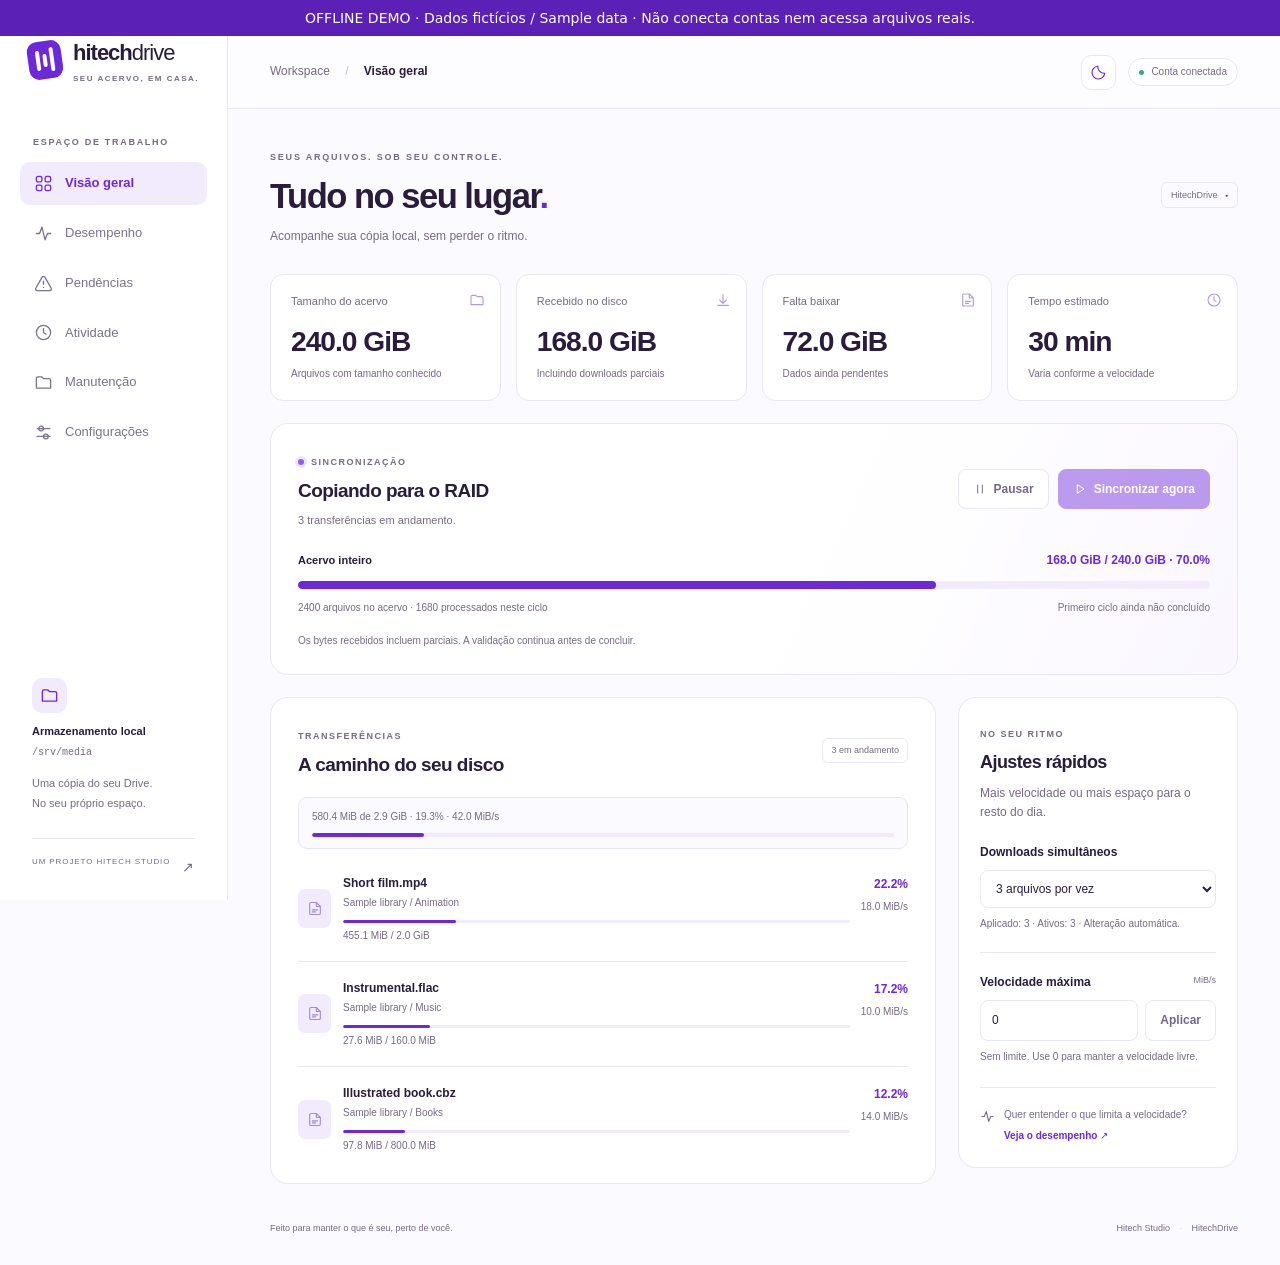
<file: docs/demo.html>
<!doctype html>
<html lang="pt-BR">
<head>
  <meta charset="utf-8">
  <meta name="viewport" content="width=device-width, initial-scale=1">
  <meta name="theme-color" content="#FBFAFF">
  <title>HitechDrive · offline demo</title>
  <script>'use strict';
(() => {
  const storageKey = 'hitechdrive-theme';
  const preference = window.matchMedia('(prefers-color-scheme: dark)');
  let stored = null;
  try { stored = window.localStorage.getItem(storageKey); } catch {}
  let explicit = stored === 'light' || stored === 'dark';
  function apply(theme) {
    document.documentElement.dataset.theme = theme;
    const button = document.getElementById('theme-toggle');
    if (button) {
      const dark = theme === 'dark';
      const label = dark ? 'Ativar tema claro' : 'Ativar tema escuro';
      button.setAttribute('aria-pressed', String(dark));
      button.setAttribute('aria-label', label);
      button.title = label;
    }
    window.dispatchEvent(new CustomEvent('hitech:theme', {detail: theme}));
  }
  apply(explicit ? stored : preference.matches ? 'dark' : 'light');
  document.addEventListener('DOMContentLoaded', () => {
    apply(document.documentElement.dataset.theme);
    document.getElementById('theme-toggle').addEventListener('click', () => {
      const theme = document.documentElement.dataset.theme === 'dark' ? 'light' : 'dark';
      explicit = true;
      try { window.localStorage.setItem(storageKey, theme); } catch {}
      apply(theme);
    });
  });
  preference.addEventListener('change', event => { if (!explicit) apply(event.matches ? 'dark' : 'light'); });
  window.addEventListener('storage', event => {
    if (event.key !== storageKey) return;
    explicit = event.newValue === 'light' || event.newValue === 'dark';
    apply(explicit ? event.newValue : preference.matches ? 'dark' : 'light');
  });
})();
</script>
  <style>:root {
  color-scheme: light;
  --bg: #FBFAFF;
  --card: #FFFFFF;
  --soft: #F1EBFC;
  --line: #E9E7EF;
  --purple-line: #CDBAFA;
  --text: #291D3B;
  --muted: #766A83;
  --accent: #6D28D9;
  --hover: #5B21B6;
  --radius: 18px;
}
* { box-sizing: border-box; }
[hidden] { display: none !important; }
body { margin: 0; background: var(--bg); color: var(--text); font: 14px/1.6 -apple-system, BlinkMacSystemFont, 'Segoe UI', sans-serif; -webkit-font-smoothing: antialiased; }
button, input, select { font: inherit; }
a { color: var(--accent); text-decoration: none; }
a:hover { color: var(--hover); }
.icon-definitions { position: absolute; width: 0; height: 0; overflow: hidden; }
.icon { width: 19px; height: 19px; flex: 0 0 auto; fill: none; stroke: currentColor; stroke-width: 1.65; stroke-linecap: round; stroke-linejoin: round; }
.skip-link { position: fixed; left: 20px; top: -80px; z-index: 100; background: var(--accent); color: white; padding: 12px; border-radius: 8px; }
.skip-link:focus { top: 10px; }
.app-shell { display: flex; min-height: 100vh; }
.sidebar { position: fixed; width: 228px; inset: 0 auto 0 0; background: var(--card); border-right: 1px solid var(--line); display: flex; flex-direction: column; padding: 35px 20px 22px; z-index: 5; }
.brand { display: flex; align-items: center; gap: 11px; padding: 0 8px; color: var(--text); font-size: 22px; font-weight: 750; letter-spacing: -1px; }
.brand-light { font-weight: 430; }
.brand small { display: block; font-size: 8px; letter-spacing: 1.5px; font-weight: 650; color: var(--muted); margin-top: 2px; }
.brand-mark { display: flex; align-items: center; justify-content: center; gap: 3px; width: 34px; height: 38px; background: var(--accent); border-radius: 10px; transform: rotate(-8deg); }
.brand-mark i { width: 4px; background: white; border-radius: 3px; height: 20px; }
.brand-mark i:nth-child(2) { height: 13px; }
.brand-mark i:nth-child(3) { height: 24px; }
.nav-caption { font-size: 9px; letter-spacing: 1.7px; font-weight: 650; color: var(--muted); margin: 49px 13px 13px; }
nav { display: grid; gap: 7px; }
.nav-link { display: flex; align-items: center; gap: 12px; padding: 11px 14px; border-radius: 10px; color: #7B728B; font-weight: 520; font-size: 13px; transition: background .15s, color .15s; }
.nav-link:hover { background: var(--bg); }
.nav-link.active { background: var(--soft); color: var(--accent); font-weight: 650; }
.nav-count { margin-left: auto; min-width: 21px; border-radius: 6px; background: #FCEBEF; color: #A52D49; padding: 0 5px; font-size: 11px; text-align: center; }
.sidebar-bottom { margin-top: auto; padding: 45px 12px 0; }
.storage-icon { display: inline-flex; padding: 8px; border-radius: 10px; background: var(--soft); color: var(--accent); margin-bottom: 10px; }
.sidebar-bottom strong, .sidebar-bottom>span { display: block; font-size: 11px; }
.sidebar-bottom>span { color: var(--muted); font: 10px/1.8 ui-monospace, monospace; margin-top: 3px; }
.sidebar-bottom p { font-size: 11px; color: var(--muted); line-height: 1.8; margin: 12px 0 24px; }
.sidebar-signature { border-top: 1px solid var(--line); padding-top: 17px; font-size: 8px; letter-spacing: .9px; color: var(--muted); }
.sidebar-signature span { float: right; font-size: 14px; }
.workspace { margin-left: 228px; width: calc(100% - 228px); min-width: 0; }
.topbar { height: 73px; border-bottom: 1px solid var(--line); display: flex; align-items: center; justify-content: space-between; padding: 0 42px; background: #FFFFFFA8; color: var(--muted); font-size: 12px; gap: 12px; }
.topbar strong { color: var(--text); font-weight: 550; }
.breadcrumb-slash { margin: 0 12px; color: #C8C1D3; }
.connection-badge { display: inline-flex; align-items: center; gap: 7px; padding: 5px 10px; border: 1px solid var(--line); border-radius: 20px; font-size: 10px; white-space: nowrap; color: var(--muted); background: white; }
.connection-badge::before { content: ''; width: 5px; height: 5px; border-radius: 50%; background: #B1A8BE; }
.connection-badge[data-connected=true]::before { background: #36A981; }
.connection-badge[data-offline=true]::before { background: #DA8A49; }
main { max-width: 1560px; margin: 0 auto; padding: 35px 42px 22px; }
.page-heading { display: flex; justify-content: space-between; align-items: center; gap: 20px; margin-bottom: 28px; }
.eyebrow { font-size: 9px; font-weight: 650; letter-spacing: 1.8px; color: var(--muted); }
h1 { font-size: clamp(28px, 2.7vw, 38px); line-height: 1.25; font-weight: 650; letter-spacing: -1.5px; margin: 9px 0 8px; }
h1 span { color: var(--accent); }
.page-heading p { margin: 0; font-size: 12px; color: var(--muted); }
.product-tag { color: var(--muted); border: 1px solid var(--line); border-radius: 6px; font-size: 9px; padding: 5px 9px; }
.product-tag span { font-size: 5px; vertical-align: middle; color: var(--accent); margin-left: 5px; }
.library-stats { display: grid; grid-template-columns: repeat(4,minmax(0,1fr)); gap: 15px; margin-bottom: 22px; }
.stat-card { position: relative; padding: 18px 20px; border: 1px solid var(--line); background: var(--card); border-radius: 13px; min-width: 0; }
.stat-card>span:not(.stat-icon) { display: block; font-size: 11px; color: var(--muted); }
.stat-card strong { display: block; margin: 12px 0 3px; font-size: clamp(23px,2.2vw,32px); font-weight: 600; letter-spacing: -1px; font-variant-numeric: tabular-nums; line-height: 1.4; overflow-wrap: anywhere; }
.stat-card small { color: var(--muted); font-size: 9px; }
.stat-icon { position: absolute; top: 17px; right: 15px; color: #B29BDB; }
.stat-icon .icon { width: 16px; height: 16px; }
.card { border: 1px solid var(--line); border-radius: var(--radius); background: var(--card); padding: 25px 27px; margin-bottom: 22px; min-width: 0; }
.card-heading { display: flex; align-items: center; justify-content: space-between; gap: 20px; margin-bottom: 22px; }
.section-kicker { display: inline-flex; align-items: center; gap: 7px; color: var(--muted); font-size: 9px; font-weight: 650; letter-spacing: 1.5px; }
h2 { font-size: 19px; font-weight: 600; letter-spacing: -.55px; margin: 7px 0 0; line-height: 1.4; }
p { color: var(--muted); }
.card-heading p { margin: 7px 0 0; font-size: 11px; }
.status-dot { width: 6px; height: 6px; background: #A594BA; border-radius: 50%; }
.status-dot[data-running=true] { background: #8B5CF6; box-shadow: 0 0 0 3px #EDE4FC; }
.sync-card { background: linear-gradient(115deg,#FFFFFF 55%,#FAF7FF); }
.controls, .actions { display: flex; align-items: center; gap: 9px; flex-wrap: wrap; }
.button { display: inline-flex; align-items: center; justify-content: center; gap: 7px; border: 1px solid var(--accent); background: var(--accent); color: white; border-radius: 8px; min-height: 38px; padding: 9px 14px; font-size: 11px; font-weight: 600; cursor: pointer; line-height: 1.5; transition: background .15s, border-color .15s; white-space: nowrap; }
.button .icon { width: 14px; height: 14px; }
.button:hover { background: var(--hover); border-color: var(--hover); color: white; }
.button.secondary { background: var(--card); border-color: var(--line); color: #77678D; }
.button.secondary:hover { background: var(--soft); color: var(--hover); border-color: var(--purple-line); }
button:disabled { opacity: .45; cursor: not-allowed; }
.progress-heading { display: flex; justify-content: space-between; align-items: center; gap: 12px; flex-wrap: wrap; margin: 0 0 10px; font-size: 11px; }
.progress-heading strong { font-weight: 550; }
.progress-heading span { color: var(--accent); font-size: 12px; font-weight: 550; font-variant-numeric: tabular-nums; }
progress { display: block; appearance: none; width: 100%; border: 0; border-radius: 5px; height: 6px; background: var(--soft); overflow: hidden; color: var(--accent); }
progress::-webkit-progress-bar { background: var(--soft); border-radius: 5px; }
progress::-webkit-progress-value { background: var(--accent); border-radius: 5px; }
progress::-moz-progress-bar { background: var(--accent); border-radius: 5px; }
.global-progress progress { height: 8px; }
.metrics { display: flex; justify-content: space-between; flex-wrap: wrap; gap: 8px; color: var(--muted); font-size: 10px; margin-top: 11px; }
.fine-print { display: block; margin-top: 16px; font-size: 9px; color: var(--muted); }
.inline-error { font-size: 12px; color: #AA3154; background: #FFF1F5; border: 1px solid #F5D9E3; border-radius: 8px; padding: 12px; overflow-wrap: anywhere; margin: 16px 0 0; }
.overview-columns { display: grid; grid-template-columns: minmax(0,1fr) 280px; align-items: start; gap: 22px; }
.soft-badge { display: inline-flex; align-items: center; border: 1px solid var(--line); border-radius: 6px; padding: 4px 8px; font-size: 9px; color: var(--muted); white-space: nowrap; }
.downloads-card .card-heading { margin-bottom: 18px; }
.active-total { border: 1px solid var(--line); background: var(--bg); border-radius: 9px; padding: 11px 13px; margin-bottom: 8px; }
.active-total>span { display: block; font-size: 10px; color: var(--muted); font-variant-numeric: tabular-nums; margin-bottom: 8px; }
.active-total progress { height: 4px; }
.transfer-list { list-style: none; margin: 0; padding: 0; }
.transfer-row { display: grid; grid-template-columns: 34px minmax(0,1fr) auto; align-items: center; gap: 11px; padding: 17px 0; border-bottom: 1px solid var(--line); }
.transfer-row:last-child { border-bottom: 0; padding-bottom: 4px; }
.file-symbol { width: 33px; height: 39px; display: grid; place-items: center; color: #A58CC8; background: var(--soft); border-radius: 7px; }
.file-symbol .icon { width: 16px; }
.transfer-content { min-width: 0; }
.transfer-name { display: block; font-size: 11px; font-weight: 550; overflow: hidden; text-overflow: ellipsis; white-space: nowrap; }
.transfer-path { display: block; font-size: 9px; color: var(--muted); overflow: hidden; text-overflow: ellipsis; white-space: nowrap; margin-top: 2px; }
.transfer-content progress { height: 3px; margin-top: 9px; }
.transfer-meta { font-size: 9px; color: var(--muted); margin-top: 5px; font-variant-numeric: tabular-nums; }
.transfer-side { align-self: start; text-align: right; padding-top: 1px; font-variant-numeric: tabular-nums; }
.transfer-side strong { display: block; color: var(--accent); font-size: 12px; font-weight: 600; }
.transfer-side small { display: block; font-size: 9px; color: var(--muted); margin-top: 4px; }
.quick-settings { padding: 23px 21px; }
.quick-settings h2 { font-size: 18px; }
.quick-settings>p { font-size: 11px; margin: 9px 0 20px; }
label { display: block; font-size: 11px; font-weight: 550; margin: 18px 0 8px; }
label>span { float: right; font-size: 9px; font-weight: 400; color: var(--muted); }
input, select { width: 100%; background: white; color: var(--text); border: 1px solid var(--line); border-radius: 8px; padding: 10px 11px; min-height: 38px; font-size: 11px; }
input:hover,select:hover { border-color: var(--purple-line); }
small { display: block; color: var(--muted); font-size: 10px; line-height: 1.7; }
.quick-settings small { font-size: 9px; color: var(--muted); margin-top: 7px; }
.settings-divider { height: 1px; background: var(--line); margin: 20px 0; }
.input-action { display: flex; gap: 7px; }
.input-action input { flex: 1; min-width: 0; }
.input-action .button { flex: 0 0 auto; }
.quick-note { display: flex; gap: 9px; border-top: 1px solid var(--line); padding-top: 19px; margin-top: 22px; color: var(--muted); font-size: 10px; }
.quick-note .icon { width: 15px; height: 15px; margin-top: 2px; }
.quick-note a { display: block; font-weight: 550; margin-top: 5px; }
.empty-state { padding: 42px 20px; text-align: center; color: #B8A8CE; }
.empty-state>.icon { width: 28px; height: 28px; margin-bottom: 10px; }
.empty-state strong { display: block; font-size: 12px; color: var(--muted); font-weight: 550; }
.empty-state p { font-size: 11px; margin: 7px auto 0; max-width: 310px; color: var(--muted); }
.health-strip { padding: 12px 15px; background: var(--soft); border-radius: 9px; font-size: 11px; color: var(--hover); margin-bottom: 24px; }
.diagnostic-charts { display: grid; grid-template-columns: 1fr 1fr; gap: 22px; }
.chart-card { min-width: 0; border: 1px solid var(--line); border-radius: 12px; padding: 17px 14px 10px; }
.chart-heading { display: flex; align-items: center; justify-content: space-between; gap: 8px; }
h3 { font-size: 12px; font-weight: 550; margin: 0 0 16px; }
.chart-heading span { font-size: 9px; color: var(--muted); margin-bottom: 16px; }
canvas { display: block; width: 100%; height: 190px; }
.chart-legend { display: flex; flex-wrap: wrap; gap: 10px; margin: 10px 0 0; font-size: 9px; color: var(--muted); }
.chart-legend span::before { content: ''; display: inline-block; width: 5px; height: 5px; border-radius: 50%; margin-right: 5px; background: var(--accent); }
.chart-legend .legend-rx::before { background: #059669; }
.chart-legend .legend-tx::before { background: #D97706; }
.disk-metrics { display: grid; grid-template-columns: repeat(4,minmax(0,1fr)); gap: 12px; margin: 22px 0; }
.disk-metrics article { border: 1px solid var(--line); border-radius: 10px; padding: 14px; min-width: 0; }
.disk-metrics article>span { font: 11px ui-monospace,monospace; color: var(--muted); }
.disk-metrics strong { display: block; margin: 7px 0; color: var(--accent); font-size: 18px; font-weight: 550; }
.disk-metrics small { font-size: 9px; overflow-wrap: anywhere; margin-top: 4px; }
.disk-metrics .busy { border-color: #EDCF98; background: #FFFCF5; }
.disk-metrics .busy strong { color: #AE7B30; }
.network-summary { font-size: 11px; line-height: 1.9; padding: 14px; border-radius: 9px; background: var(--bg); }
.diagnostic-warnings { list-style: none; padding: 0; margin: 16px 0; }
.diagnostic-warnings li { font-size: 11px; border-left: 2px solid var(--purple-line); padding: 6px 12px; color: var(--muted); }
.advanced { margin-top: 18px; border-top: 1px solid var(--line); padding-top: 16px; }
.advanced summary { cursor: pointer; font-size: 11px; font-weight: 550; color: var(--muted); }
.advanced p, .advanced li { color: var(--muted); font-size: 11px; line-height: 1.9; }
.advanced ol { padding-left: 20px; }
.stage-metrics { display: grid; grid-template-columns: repeat(5,minmax(0,1fr)); gap: 15px; margin: 22px 0; }
.stage-metrics div { font-size: 10px; color: var(--muted); }
.stage-metrics progress { height: 4px; margin-top: 8px; }
.internet-card { display: grid; grid-template-columns: 1fr 1fr; align-items: center; gap: 35px; }
.internet-card p { font-size: 11px; }
.internet-setting label { margin-top: 0; }
.internet-setting small { margin-top: 7px; font-size: 9px; }
.settings-columns { display: grid; grid-template-columns: 1fr 1fr; gap: 22px; align-items: start; }
.settings-columns .card>p { font-size: 12px; margin: 13px 0 20px; }
.settings-columns small { margin: 8px 0 18px; }
.settings-columns .actions { align-items: stretch; }
.file-button { position: relative; overflow: hidden; margin: 0; }
.file-input { position: absolute; inset: 0; width: 100%; height: 100%; opacity: 0; cursor: pointer; }
.file-button:focus-within { outline: 3px solid var(--purple-line); outline-offset: 3px; }
.destination { background: var(--bg); border: 1px dashed var(--purple-line); border-radius: 8px; padding: 12px; font: 11px ui-monospace,monospace; color: var(--muted); overflow-wrap: anywhere; }
.storage-policy { margin-top: 0; }
.error-list, .event-list { list-style: none; padding: 0; margin: 0; }
.error-list li { padding: 18px 0; border-top: 1px solid var(--line); overflow-wrap: anywhere; }
.error-list strong { display: block; font-size: 12px; font-weight: 550; }
.error-list p { font-size: 11px; color: #AF5267; margin: 6px 0; }
.error-list small { font-size: 10px; }
.event-list li { display: flex; gap: 22px; padding: 15px 0; border-bottom: 1px solid var(--line); font-size: 12px; color: var(--muted); overflow-wrap: anywhere; }
.event-list li:last-child { border-bottom: 0; }
.event-list time { color: var(--muted); font: 10px/1.9 ui-monospace,monospace; flex: 0 0 auto; }
footer { display: flex; justify-content: space-between; gap: 20px; font-size: 9px; color: var(--muted); padding: 15px 0 8px; }
.footer-dot { color: #D2C5E0; margin: 0 7px; }
#toast { position: fixed; bottom: 25px; left: 50%; transform: translateX(-50%); max-width: min(560px,90vw); padding: 13px 19px; border-radius: 10px; color: white; background: var(--hover); box-shadow: 0 7px 30px #5B21B626; z-index: 20; font-size: 12px; }
:focus-visible { outline: 3px solid var(--purple-line); outline-offset: 3px; }
::selection { background: var(--purple-line); color: var(--text); }
code { overflow-wrap: anywhere; }
@media(min-width:1600px) { main { padding-top: 45px; } .overview-columns { grid-template-columns:minmax(0,1fr) 315px; } }
@media(max-width:1180px) { .sidebar { width: 196px; padding-left: 13px; padding-right: 13px; } .workspace { margin-left: 196px; width: calc(100% - 196px); } main { padding: 29px 26px 20px; } .topbar { padding: 0 26px; } .overview-columns { grid-template-columns:minmax(0,1fr) 250px; gap: 16px; } .card { padding: 22px; } .stat-card { padding: 16px; } .stat-icon { display: none; } .library-stats { gap: 10px; } .card-heading { gap: 12px; } }
@media(max-width:980px) { .overview-columns { grid-template-columns:1fr; } .quick-settings { display:block; } .controls { flex-shrink:0; } .sync-card .card-heading { align-items:flex-start; } .controls .button { font-size:10px; padding:8px 10px; } .settings-columns,.diagnostic-charts { grid-template-columns:1fr; } .disk-metrics { grid-template-columns:repeat(2,minmax(0,1fr)); } }
@media(max-width:720px) { .app-shell { display:block; } .sidebar { position:static; width:100%; padding:17px 18px 10px; border-right:0; border-bottom:1px solid var(--line); } .brand { font-size:20px; } .brand-mark { width:29px;height:32px; } .brand small,.nav-caption,.sidebar-bottom { display:none; } nav { display:flex; margin-top:20px; gap:5px; overflow-x:auto; } .nav-link { font-size:10px; padding:9px 10px; gap:6px; white-space:nowrap; } .nav-link .icon { width:14px;height:14px; } .workspace { margin-left:0;width:100%; } .topbar { height:49px;padding:0 20px;font-size:10px; } .connection-badge { font-size:9px; } main { padding:27px 18px 15px; } .page-heading { margin-bottom:22px; } .product-tag { display:none; } h1 { font-size:30px; } .library-stats { grid-template-columns:repeat(2,minmax(0,1fr));gap:10px; } .stat-card { padding:15px; } .stat-card strong { font-size:26px; } .card { padding:20px 18px;border-radius:13px; } .sync-card .card-heading { flex-direction:column;gap:16px; } .controls { width:100%; } .controls .button { flex:1;min-height:40px; } .progress-heading span { font-size:10px; } .metrics { font-size:9px; } .internet-card { grid-template-columns:1fr;gap:14px; } .stage-metrics { grid-template-columns:repeat(2,minmax(0,1fr)); } .transfer-row { grid-template-columns:28px minmax(0,1fr) auto;gap:8px; } .file-symbol { width:27px;height:34px; } .transfer-side strong { font-size:10px; } .transfer-name { font-size:10px; } .card-heading h2 { font-size:18px; } .soft-badge { font-size:8px; } footer { flex-direction:column;gap:4px; } }
@media(prefers-reduced-motion:reduce) { *,*::before,*::after { transition:none !important;scroll-behavior:auto !important; } }

/* Readable secondary text and comfortable controls on everyday laptop screens. */
.button{font-size:12px;min-height:40px}label,input,select{font-size:12px}.stat-card small{font-size:10px}.transfer-name{font-size:12px}.transfer-path,.transfer-meta,.transfer-side small{font-size:10px}.fine-print{font-size:10px}.quick-settings small{font-size:10px}.quick-settings>p{font-size:12px}.file-button:has(input:disabled){opacity:.45;cursor:not-allowed}

/* Theme tokens also feed the canvas charts. */
:root { --chart-grid:#E9E7EF; --chart-text:#766A83; }
.topbar-actions { display:flex; align-items:center; gap:12px; }
.theme-toggle { display:grid; place-items:center; width:35px; height:35px; border:1px solid var(--line); border-radius:10px; background:var(--card); color:var(--accent); cursor:pointer; }
.theme-toggle:hover { background:var(--soft); border-color:var(--purple-line); }
.theme-toggle .icon { width:17px; height:17px; }
.theme-sun { display:none; }
.sidebar-signature { display:block; }
:root[data-theme=dark] {
  color-scheme:dark;
  --bg:#100E16;
  --card:#191620;
  --soft:#292035;
  --line:#332C40;
  --purple-line:#584273;
  --text:#F1EAF9;
  --muted:#B6A7C8;
  --accent:#B996FF;
  --hover:#CEB4FF;
  --chart-grid:#332C40;
  --chart-text:#B6A7C8;
}
[data-theme=dark] .theme-moon { display:none; }
[data-theme=dark] .theme-sun { display:block; }
[data-theme=dark] .topbar { background:#17131DD9; }
[data-theme=dark] .sync-card { background:linear-gradient(115deg,#191620 55%,#21182E); }
[data-theme=dark] input,[data-theme=dark] select,[data-theme=dark] .connection-badge { background:var(--card); }
[data-theme=dark] .brand-mark { background:#7C3AED; }
[data-theme=dark] .button:not(.secondary) { color:#171021; }
[data-theme=dark] .button.secondary { color:var(--muted); }
[data-theme=dark] .status-dot[data-running=true] { background:#B996FF; box-shadow:0 0 0 3px #39264E; }
[data-theme=dark] .nav-link { color:var(--muted); }
[data-theme=dark] .nav-link.active { color:var(--accent); }
[data-theme=dark] .nav-count,[data-theme=dark] .inline-error { background:#38202F; color:#F5A4C2; border-color:#61354A; }
[data-theme=dark] .disk-metrics .busy { background:#30281C; border-color:#735B30; }
[data-theme=dark] .disk-metrics .busy strong { color:#F2CA82; }
[data-theme=dark] .error-list p { color:#F5A4C2; }
[data-theme=dark] .empty-state { color:var(--purple-line); }
[data-theme=dark] #toast { background:#B996FF; color:#171021; }

.system-alerts{border:1px solid var(--purple-line);background:var(--soft);border-radius:12px;padding:12px 18px;margin:0 0 20px}.system-alerts p{font-size:12px;margin:5px 0;color:var(--text)}.system-alerts a{font-weight:600;margin-left:8px}.maintenance-controls{display:grid;grid-template-columns:minmax(180px,250px) 1fr;gap:24px;align-items:center}.maintenance-controls input{max-width:200px}#maintenance-page .card>p{font-size:12px;line-height:1.8}#maintenance-page .actions{margin:18px 0}#maintenance-page small{margin-top:10px}.cleanup-list{list-style:none;padding:0;max-height:260px;overflow:auto;font-size:11px;color:var(--muted)}.cleanup-list li{padding:8px 0;border-bottom:1px solid var(--line);overflow-wrap:anywhere}.cleanup-confirm{max-width:560px}.cleanup-confirm .button{margin-top:18px}.button.danger{background:#A72D49;border-color:#A72D49;color:#FFFFFF}.button.danger:hover{background:#8B203B;border-color:#8B203B}[data-theme=dark] .button.danger{background:#E5789A;color:#21121B}#maintenance-progress{margin-top:12px}@media(max-width:720px){.maintenance-controls{grid-template-columns:1fr;gap:10px}}
</style>



</head>
<body><div style="padding:10px;text-align:center;background:#5B21B6;color:white;font:14px system-ui;position:relative;z-index:20">OFFLINE DEMO · Dados fictícios / Sample data · Não conecta contas nem acessa arquivos reais.</div>
<svg class="icon-definitions" aria-hidden="true" xmlns="http://www.w3.org/2000/svg">
  <symbol id="i-moon" viewBox="0 0 24 24"><path d="M20.8 13a9 9 0 0 1-9.8-9.8A9 9 0 1 0 20.8 13Z"/></symbol>
  <symbol id="i-sun" viewBox="0 0 24 24"><circle cx="12" cy="12" r="4"/><path d="M12 2v2m0 16v2M2 12h2m16 0h2M5 5l1.5 1.5m11 11L19 19M5 19l1.5-1.5m11-11L19 5"/></symbol>
  <symbol id="i-grid" viewBox="0 0 24 24"><rect x="3" y="3" width="7" height="7" rx="2"/><rect x="14" y="3" width="7" height="7" rx="2"/><rect x="3" y="14" width="7" height="7" rx="2"/><rect x="14" y="14" width="7" height="7" rx="2"/></symbol>
  <symbol id="i-pulse" viewBox="0 0 24 24"><path d="M3 12h4l3-8 4 16 3-8h4"/></symbol>
  <symbol id="i-alert" viewBox="0 0 24 24"><path d="m10.3 4-8 14A2 2 0 0 0 4 21h16a2 2 0 0 0 1.7-3l-8-14a2 2 0 0 0-3.4 0Z"/><path d="M12 9v4m0 4h.01"/></symbol>
  <symbol id="i-settings" viewBox="0 0 24 24"><path d="M4 7h16M4 17h16"/><circle cx="9" cy="7" r="3"/><circle cx="15" cy="17" r="3"/></symbol>
  <symbol id="i-clock" viewBox="0 0 24 24"><circle cx="12" cy="12" r="9"/><path d="M12 7v5l3 2"/></symbol>
  <symbol id="i-arrow" viewBox="0 0 24 24"><path d="M12 4v13m-5-5 5 5 5-5M4 20h16"/></symbol>
  <symbol id="i-play" viewBox="0 0 24 24"><path d="m8 5 11 7-11 7Z"/></symbol>
  <symbol id="i-pause" viewBox="0 0 24 24"><path d="M8 5v14M16 5v14"/></symbol>
  <symbol id="i-folder" viewBox="0 0 24 24"><path d="M3 7a2 2 0 0 1 2-2h5l2 2h7a2 2 0 0 1 2 2v10H3Z"/></symbol>
  <symbol id="i-file" viewBox="0 0 24 24"><path d="M14 3H6a2 2 0 0 0-2 2v14a2 2 0 0 0 2 2h12a2 2 0 0 0 2-2V9Z"/><path d="M14 3v6h6M8 14h8m-8 3h5"/></symbol>
</svg>
<a class="skip-link" href="#main">Ir para o conteúdo</a>
<div class="app-shell">
  <aside class="sidebar">
    <a class="brand" href="#overview" aria-label="HitechDrive, visão geral"><span class="brand-mark" aria-hidden="true"><i></i><i></i><i></i></span><span>hitech<span class="brand-light">drive</span><small>SEU ACERVO, EM CASA.</small></span></a>
    <div class="nav-caption">ESPAÇO DE TRABALHO</div>
    <nav aria-label="Navegação principal">
      <a class="nav-link active" href="#overview" data-nav="overview" aria-current="page"><svg class="icon"><use href="#i-grid"/></svg>Visão geral</a>
      <a class="nav-link" href="#diagnostics" data-nav="diagnostics"><svg class="icon"><use href="#i-pulse"/></svg>Desempenho</a>
      <a class="nav-link" href="#issues" data-nav="issues"><svg class="icon"><use href="#i-alert"/></svg>Pendências<span id="nav-error-count" class="nav-count" hidden>0</span></a>
      <a class="nav-link" href="#activity" data-nav="activity"><svg class="icon"><use href="#i-clock"/></svg>Atividade</a>
      <a class="nav-link" href="#maintenance" data-nav="maintenance"><svg class="icon"><use href="#i-folder"/></svg>Manutenção</a>
      <a class="nav-link" href="#settings" data-nav="settings"><svg class="icon"><use href="#i-settings"/></svg>Configurações</a>
    </nav>
    <div class="sidebar-bottom"><div class="storage-icon"><svg class="icon"><use href="#i-folder"/></svg></div><strong>Armazenamento local</strong><span>/srv/media</span><p>Uma cópia do seu Drive.<br>No seu próprio espaço.</p><a class="sidebar-signature" href="https://github.com/xHitech" target="_blank" rel="noopener noreferrer" aria-label="Um projeto Hitech Studio — GitHub (abre em outra aba)">UM PROJETO HITECH STUDIO <span>↗</span></a></div>
  </aside>
  <div class="workspace">
    <header class="topbar"><span>Workspace <span class="breadcrumb-slash">/</span> <strong id="breadcrumb">Visão geral</strong></span><div class="topbar-actions"><button id="theme-toggle" class="theme-toggle" type="button" aria-label="Ativar tema escuro" aria-pressed="false" title="Ativar tema escuro"><svg class="icon theme-moon" aria-hidden="true"><use href="#i-moon"/></svg><svg class="icon theme-sun" aria-hidden="true"><use href="#i-sun"/></svg></button><span id="badge" class="connection-badge">Conectando ao serviço…</span></div></header>
    <main id="main" tabindex="-1">
      <div class="page-heading"><div><span class="eyebrow">SEUS ARQUIVOS. SOB SEU CONTROLE.</span><h1 id="page-title">Tudo no seu lugar<span>.</span></h1><p id="page-description">Acompanhe sua cópia local, sem perder o ritmo.</p></div><span class="product-tag">HitechDrive <span>●</span></span></div>

      <section id="system-alerts" class="system-alerts" aria-live="polite" hidden></section>
      <div data-page="overview" id="overview-page">
        <div class="library-stats">
          <article class="stat-card"><span class="stat-icon"><svg class="icon"><use href="#i-folder"/></svg></span><span>Tamanho do acervo</span><strong id="total-size">—</strong><small>Arquivos com tamanho conhecido</small></article>
          <article class="stat-card"><span class="stat-icon"><svg class="icon"><use href="#i-arrow"/></svg></span><span>Recebido no disco</span><strong id="copied-size">—</strong><small>Incluindo downloads parciais</small></article>
          <article class="stat-card"><span class="stat-icon"><svg class="icon"><use href="#i-file"/></svg></span><span>Falta baixar</span><strong id="remaining-size">—</strong><small>Dados ainda pendentes</small></article>
          <article class="stat-card"><span class="stat-icon"><svg class="icon"><use href="#i-clock"/></svg></span><span>Tempo estimado</span><strong id="eta">—</strong><small>Varia conforme a velocidade</small></article>
        </div>
        <section class="card sync-card" aria-labelledby="phase">
          <div class="card-heading"><div><span class="section-kicker"><span id="sync-dot" class="status-dot"></span>SINCRONIZAÇÃO</span><h2 id="phase">Preparando seu espaço</h2><p id="current">Consultando o serviço…</p></div><div class="controls"><button id="pause" class="button secondary"><svg class="icon"><use href="#i-pause"/></svg>Pausar</button><button id="start" class="button"><svg class="icon"><use href="#i-play"/></svg>Sincronizar agora</button></div></div>
          <div class="progress-group global-progress"><div class="progress-heading"><strong>Acervo inteiro</strong><span id="global-total">Consultando total…</span></div><progress id="progress" aria-label="Progresso do acervo inteiro" max="100" value="0"></progress><div class="metrics"><span id="files">Aguardando catálogo</span><span id="last">Nenhum ciclo concluído</span></div></div>
          <p id="error" class="inline-error" role="alert" hidden></p>
          <small id="size-note" class="fine-print">O progresso aparece após consultar o catálogo.</small>
        </section>
        <div class="overview-columns">
          <section class="card downloads-card" aria-labelledby="downloads-title"><div class="card-heading"><div><span class="section-kicker">TRANSFERÊNCIAS</span><h2 id="downloads-title">A caminho do seu disco</h2></div><span id="active-summary" class="soft-badge">Aguardando</span></div><div class="active-total"><span id="transfer">Nenhum download em andamento</span><progress id="active-progress" aria-label="Progresso somado dos downloads em andamento" max="100" value="0"></progress></div><ul id="active-transfers" class="transfer-list"></ul><div id="downloads-empty" class="empty-state"><svg class="icon"><use href="#i-arrow"/></svg><strong>Um momento de pausa.</strong><p>Os arquivos em transferência aparecem aqui, cada um com seu progresso.</p></div></section>
          <aside class="card quick-settings"><span class="section-kicker">NO SEU RITMO</span><h2>Ajustes rápidos</h2><p>Mais velocidade ou mais espaço para o resto do dia.</p><label for="workers">Downloads simultâneos</label><select id="workers"><option value="1">1 arquivo por vez</option><option value="2">2 arquivos por vez</option><option value="3">3 arquivos por vez</option><option value="4">4 arquivos por vez</option><option value="5">5 arquivos por vez</option><option value="6">6 arquivos por vez</option><option value="7">7 arquivos por vez</option><option value="8">8 arquivos por vez</option></select><small id="workers-status">A alteração é aplicada automaticamente.</small><div class="settings-divider"></div><label for="bandwidth">Velocidade máxima <span>MiB/s</span></label><div class="input-action"><input id="bandwidth" type="number" min="0" max="10000" step="any" value="0"><button id="apply-bandwidth" class="button secondary">Aplicar</button></div><small id="bandwidth-status">0 = sem limite de velocidade.</small><div class="quick-note"><svg class="icon"><use href="#i-pulse"/></svg><span>Quer entender o que limita a velocidade? <a href="#diagnostics">Veja o desempenho ↗</a></span></div></aside>
        </div>
      </div>

      <div data-page="diagnostics" id="diagnostics-page" hidden>
        <section class="card" id="diagnostics"><div class="card-heading"><div><span class="section-kicker">ARMAZENAMENTO & CONEXÃO</span><h2>Por dentro da sincronização</h2></div><span class="soft-badge">Amostras ao vivo</span></div><p id="raid-health" class="health-strip">Consultando o RAID…</p><div class="diagnostic-charts"><div class="chart-card"><div class="chart-heading"><h3>Atividade dos discos</h3><span>Tempo ocupado · %</span></div><canvas id="disk-chart" role="img" aria-label="Histórico de ocupação percentual dos discos do RAID"></canvas><div id="disk-legend" class="chart-legend"></div></div><div class="chart-card"><div class="chart-heading"><h3>Fluxo de dados</h3><span>MiB/s</span></div><canvas id="network-chart" role="img" aria-label="Histórico da taxa de download do Google e tráfego da rede"></canvas><div class="chart-legend"><span class="legend-google">Google</span><span class="legend-rx">Rede recebida</span><span class="legend-tx">Rede enviada</span></div></div></div><div id="disk-metrics" class="disk-metrics"></div><p id="network-metrics" class="network-summary">Aguardando a segunda amostra…</p><ul id="diagnostic-warnings" class="diagnostic-warnings"></ul><details class="advanced"><summary>Tempos de processamento e interpretação dos dados</summary><div id="stage-metrics" class="stage-metrics"></div><p>O tempo observado é dividido entre resposta da API, leitura da conexão, gravação, checksum e limitador. Essas porcentagens não medem a capacidade do Google.</p><p>100% de ocupação significa que o disco teve I/O em andamento durante o intervalo. Filas e latências sustentadas ajudam a identificar um possível gargalo. Os números da placa incluem outros programas e tráfego local.</p><p>Até 120 amostras ficam disponíveis enquanto o painel está aberto.</p></details></section>
        <section class="card internet-card"><div><h2>Uma referência para sua conexão</h2><p>Informe a velocidade contratada para comparar com o tráfego observado.</p></div><div class="internet-setting"><label for="internet-mbps">Seu plano em Mbps</label><div class="input-action"><input type="number" id="internet-mbps" min="0" max="1000000" step="any" value="0"><button id="save-internet" class="button secondary">Salvar</button></div><small>0 = desconhecido. É uma referência, não um teste de velocidade.</small></div></section>
      </div>

      <div data-page="issues" id="issues-page" hidden><section class="card"><div class="card-heading"><div><span class="section-kicker">ATENÇÃO AOS DETALHES</span><h2 id="errors-title">Nenhum erro registrado</h2></div><button class="button secondary" id="retry-errors" disabled>Tentar novamente</button></div><p id="errors-note">Se algum arquivo precisar de atenção, você encontra o motivo aqui.</p><ul id="file-errors" class="error-list"></ul><div id="issues-empty" class="empty-state"><svg class="icon"><use href="#i-grid"/></svg><strong>Nenhuma pendência registrada.</strong><p>Falhas de transferência ficam salvas aqui até serem resolvidas.</p></div></section></div>
      <div data-page="activity" id="activity-page" hidden><section class="card"><div class="card-heading"><div><span class="section-kicker">PASSO A PASSO</span><h2>Atividade recente</h2></div><span class="soft-badge">Últimos 40 eventos</span></div><ul id="events" class="event-list"><li>Nenhuma atividade ainda.</li></ul></section></div>
      <div data-page="settings" id="settings-page" hidden><div class="settings-columns"><section class="card"><span class="section-kicker">CONEXÃO</span><h2>Sua conta Google</h2><p id="connection">Aguardando configuração.</p><div class="actions"><label class="button secondary file-button" for="client">Importar JSON do Google<input id="client" class="file-input" type="file" accept="application/json,.json"></label><button id="connect" class="button">Conectar com Google</button></div><details id="google-setup" class="advanced"><summary>Configurar o acesso pela primeira vez</summary><ol><li>Abra o <a href="https://console.cloud.google.com/" target="_blank" rel="noreferrer">Google Cloud Console</a> e crie um projeto.</li><li>Ative a <strong>Google Drive API</strong> na biblioteca de APIs.</li><li>Configure o Google Auth Platform e adicione seu e-mail como usuário de teste.</li><li>Crie um cliente OAuth do tipo <strong>Aplicativo para computador</strong> e baixe o JSON.</li><li>Importe o arquivo acima e autorize sua conta.</li></ol><p>A autorização é somente para leitura. Em modo de teste, o Google pode expirar a sessão após sete dias. Veja o README para uso pessoal contínuo.</p></details></section><section class="card"><span class="section-kicker">SUA RÉPLICA</span><h2>Origem e destino</h2><label for="root">Pasta no Google Drive</label><input id="root" value="root" placeholder="root, ID ou link da pasta"><small>Use root para o Meu Drive inteiro.</small><label for="interval">Consultar alterações a cada</label><select id="interval"><option value="60">1 minuto</option><option value="300" selected>5 minutos</option><option value="900">15 minutos</option><option value="3600">1 hora</option></select><label>Destino no RAID</label><p id="destination" class="destination">/srv/media/GoogleDrive</p><button class="button secondary" id="save">Salvar configuração</button><small>Pause e aguarde as transferências pararem antes de editar. Após a primeira cópia, a origem fica fixa.</small></section></div><details class="card advanced storage-policy"><summary>Como seus arquivos são preservados</summary><p>O HitechDrive lê o Google Drive e mantém uma cópia local. Ele não envia alterações à nuvem.</p><p>Arquivos removidos ou substituídos ficam em <code>GoogleDrive/.drive-espelho/lixeira</code>. Essa lixeira ocupa espaço e não é apagada automaticamente.</p><p>Docs, Sheets e Slides são exportados; formatos nativos não suportados ficam como links. A seção “Compartilhados comigo” não é incluída automaticamente.</p></details></div>
      <div data-page="maintenance" id="maintenance-page" hidden>
        <p id="maintenance-compatibility" class="inline-error" hidden>Reinicie o serviço no servidor para carregar esta atualização.</p>
        <section class="card"><span class="section-kicker">PRESERVE SUA RÉPLICA</span><h2>Recuperação depois de reinstalar</h2><p>Exporte o manifesto e a configuração para reconhecer os arquivos existentes. O backup contém caminhos e identificadores privados, mas não inclui tokens ou credenciais OAuth. Guarde em um lugar seguro.</p><div class="actions"><button class="button" id="recovery-export">Baixar backup de recuperação</button><label class="button secondary file-button" for="recovery-file">Importar backup<input id="recovery-file" class="file-input" type="file" accept="application/json,.json"></label><button class="button secondary" id="recovery-checkpoint">Restaurar checkpoint do volume</button></div><small id="checkpoint-note">Após um ciclo concluído, um checkpoint privado é salvo no próprio volume. Importação exige um manifesto vazio e o mesmo UUID de volume; não sobrescreve a réplica atual.</small></section>
        <section class="card"><span class="section-kicker">CONFIRA COM CALMA</span><h2>Integridade e reconhecimento de arquivos</h2><p>A auditoria lê o conteúdo dos arquivos e compara com os hashes registrados. A reconstrução consulta o Drive e adota os arquivos locais que conferem com o checksum remoto, sem baixar novamente. Documentos sem hash remoto não são adotados automaticamente.</p><div class="maintenance-controls"><div><label for="maintenance-rate">Limite de leitura do disco (MiB/s)</label><input id="maintenance-rate" type="number" min="0" max="10000" step="any" value="8"><small>8 MiB/s por padrão. Ler um acervo grande pode levar muitas horas; 0 = sem limite.</small></div><div class="actions"><button class="button secondary" id="audit-start">Auditar integridade</button><button class="button secondary" id="rebuild-start">Reconhecer arquivos existentes</button><button class="button secondary" id="maintenance-cancel" disabled>Cancelar verificação</button></div></div><p id="maintenance-task" role="status">Pause a sincronização antes de iniciar uma manutenção.</p><progress id="maintenance-progress" max="100" value="0" aria-label="Progresso da manutenção"></progress><p id="maintenance-report"></p><ul id="maintenance-findings" class="error-list"></ul></section>
        <section class="card"><span class="section-kicker">ESPAÇO DO SEU VOLUME</span><h2>Lixeira e downloads parciais</h2><p>Nenhuma limpeza acontece sozinha. Calcule o espaço, revise a prévia e escolha o que remover. Apagar parciais elimina a possibilidade de retomar aqueles downloads.</p><button class="button secondary" id="cleanup-preview">Calcular espaço e revisar arquivos</button><p id="cleanup-summary">Nenhuma prévia calculada.</p><ul id="cleanup-files" class="cleanup-list"></ul><div class="cleanup-confirm"><label for="cleanup-kind">O que deseja excluir?</label><select id="cleanup-kind"><option value="trash">Somente lixeira</option><option value="partials">Somente parciais</option><option value="all">Lixeira e parciais</option></select><label for="cleanup-confirmation">Para excluir definitivamente, digite APAGAR DEFINITIVAMENTE</label><input id="cleanup-confirmation" autocomplete="off" placeholder="APAGAR DEFINITIVAMENTE"><button class="button danger" id="cleanup-delete" disabled>Excluir os arquivos revisados</button><small>A prévia vale por dez minutos. Arquivos alterados depois da revisão serão preservados.</small></div></section>
      </div>
      <footer><span>Feito para manter o que é seu, perto de você.</span><span>Hitech Studio <span class="footer-dot">·</span> HitechDrive</span></footer>
    </main>
  </div>
</div>
<div id="toast" role="status" hidden></div>
<script>// Runs only in the generated offline demo, never in the real service.
const demoMiB=1048576,demoGiB=1073741824;
let demoTick=0;
const demoState={csrf:'offline-demo',phase:'baixando',connected:true,credentials:true,paused:false,
 total:2400,done:1680,last_sync:null,error:'',root:'root',interval:300,workers:3,workers_live:true,
 bandwidth_mib:0,destination:'/mnt/media/GoogleDrive',progress_ready:true,total_bytes:240*demoGiB,
 copied_bytes:168*demoGiB,remaining_bytes:72*demoGiB,unknown_size_files:0,eta_seconds:1800,
 speed:42*demoMiB,overall_speed:42*demoMiB,errors:[],error_count:0,tracked:1680,alerts:[],
 events:[{time:'12:00:00',text:'Demonstração com arquivos fictícios.'}],maintenance_supported:true,
 maintenance:{state:'idle',checkpoint_available:true},active:[]};
function demoStatus(){
 if(!demoState.paused){demoTick=(demoTick+1)%30;}
 demoState.phase=demoState.paused?'pausado':'baixando';
 demoState.active=demoState.paused?[]:[
  {name:'Sample library/Animation/Short film.mp4',size:2*demoGiB,bytes:(.2+demoTick/45)*2*demoGiB,speed:18*demoMiB},
  {name:'Sample library/Music/Instrumental.flac',size:160*demoMiB,bytes:(.15+demoTick/45)*160*demoMiB,speed:10*demoMiB},
  {name:'Sample library/Books/Illustrated book.cbz',size:800*demoMiB,bytes:(.1+demoTick/45)*800*demoMiB,speed:14*demoMiB}];
 return structuredClone(demoState);
}
function demoDiagnostics(){
 const history=Array.from({length:40},(_,i)=>({time:i*2.5,google_bps:(37+Math.sin(i/4)*5)*demoMiB,
  rx_bps:(39+Math.sin(i/4)*5)*demoMiB,networks:[{tx_bps:demoMiB}],
  disks:['disk-a','disk-b','disk-c','disk-d'].map((name,j)=>({name,model:'Sample disk',
   metrics:{busy_pct:35+j*8+Math.sin(i/4+j)*12,read_bps:0,write_bps:21*demoMiB,await_ms:12+j*3,queue:.5+j*.2}}))}));
 const current=history.at(-1);Object.assign(current,{internet_pct:34,io_pressure_pct:2,
  stages_pct:{api:4,receive:66,write:20,verify:7,throttle:3},
  networks:[{name:'ethernet-demo',rx_bps:42*demoMiB,tx_bps:demoMiB,link_mbps:1000,link_rx_pct:35}]});
 return {current,history,internet_mbps:1000,warnings:[],arrays:[{name:'demo-array',level:'raid10',members:['disk-a','disk-b','disk-c','disk-d'],degraded:0,sync_action:'idle'}]};
}
window.fetch=async function(input,options={}){
 const path=String(input),method=options.method||'GET';
 const respond=(data,status=200)=>({ok:status<400,status,json:async()=>data});
 if(method==='GET'&&path==='/api/status')return respond(demoStatus());
 if(method==='GET'&&path==='/api/diagnostics')return respond(demoDiagnostics());
 const body=JSON.parse(options.body||'{}');
 if(method==='POST'&&path==='/api/pause'){demoState.paused=true;return respond({ok:true});}
 if(method==='POST'&&path==='/api/start'){demoState.paused=false;return respond({ok:true});}
 if(method==='POST'&&path==='/api/workers'){demoState.workers=body.workers;return respond({ok:true});}
 if(method==='POST'&&path==='/api/bandwidth'){demoState.bandwidth_mib=body.bandwidth_mib;return respond({ok:true});}
 return respond({error:'Offline demo: esta ação está desativada. Nenhum dado real será lido ou alterado.'},400);
};

'use strict';

let csrf = '';
let initialized = false;
let latest = null;
let refreshBusy = false;
let savingWorkers = false;
let toastTimer;
let errorsKey = '';
let eventsKey = '';
const busyActions = new Set();
const transferNodes = new Map();
const $ = id => document.getElementById(id);
const phases = {
  pausado: 'Sincronização pausada',
  aguardando: 'Tudo no seu ritmo',
  verificando: 'Consultando seu acervo',
  baixando: 'Copiando para o RAID',
  erro: 'Algo precisa de atenção'
};
const pages = {
  overview: ['Visão geral', 'Tudo no seu lugar.', 'Acompanhe sua cópia local, sem perder o ritmo.'],
  diagnostics: ['Desempenho', 'Cada detalhe, à vista.', 'Discos, conexão e transferências. Sem adivinhação.'],
  issues: ['Pendências', 'Nada fica para trás.', 'Veja o que precisa de atenção e retome quando quiser.'],
  activity: ['Atividade', 'Seu acervo em movimento.', 'Os últimos passos da sua sincronização.'],
  maintenance: ['Manutenção', 'Seu acervo, protegido.', 'Recupere, confira e revise o espaço com controle.'],
  settings: ['Configurações', 'Do seu jeito.', 'Conecte sua conta e escolha como manter sua cópia local.']
};

function bytes(value) {
  const n = Number(value);
  if (!Number.isFinite(n) || n <= 0) return '0 B';
  const index = Math.min(4, Math.floor(Math.log(n) / Math.log(1024)));
  return (n / 1024 ** index).toFixed(index ? 1 : 0) + ' ' + ['B', 'KiB', 'MiB', 'GiB', 'TiB'][index];
}

function duration(seconds) {
  if (seconds === null || !Number.isFinite(seconds)) return 'Calculando…';
  if (seconds < 60) return 'Menos de 1 min';
  const minutes = Math.ceil(seconds / 60);
  if (minutes < 60) return minutes + ' min';
  const hours = Math.floor(minutes / 60);
  if (hours < 24) return hours + ' h ' + minutes % 60 + ' min';
  return Math.floor(hours / 24) + ' d ' + hours % 24 + ' h';
}

function toast(message) {
  $('toast').textContent = message;
  $('toast').hidden = false;
  clearTimeout(toastTimer);
  toastTimer = setTimeout(() => { $('toast').hidden = true; }, 7000);
}

function currentPage() {
  const name = window.location.hash.slice(1);
  return Object.hasOwn(pages, name) ? name : 'overview';
}

function navigate(page = currentPage()) {
  const [breadcrumb, title, description] = pages[page];
  document.querySelectorAll('[data-page]').forEach(panel => { panel.hidden = panel.dataset.page !== page; });
  document.querySelectorAll('[data-nav]').forEach(link => {
    const active = link.dataset.nav === page;
    link.classList.toggle('active', active);
    if (active) link.setAttribute('aria-current', 'page');
    else link.removeAttribute('aria-current');
  });
  $('breadcrumb').textContent = breadcrumb;
  $('page-title').replaceChildren(document.createTextNode(title.slice(0, -1)));
  const dot = document.createElement('span');
  dot.textContent = '.';
  $('page-title').append(dot);
  $('page-description').textContent = description;
  document.title = breadcrumb + ' · HitechDrive';
  window.dispatchEvent(new CustomEvent('hitech:navigate', {detail: page}));
}

async function requestJSON(url, options = {}) {
  const {timeoutMs = 10000, ...fetchOptions} = options;
  const controller = new AbortController();
  const timeout = setTimeout(() => controller.abort(), timeoutMs);
  try {
    const response = await fetch(url, {...fetchOptions, signal: controller.signal});
    let value;
    try { value = await response.json(); }
    catch { throw Error('O serviço retornou uma resposta inesperada. Atualize a página e tente novamente.'); }
    if (!response.ok) {
      if (response.status === 404 && ['/api/workers', '/api/bandwidth', '/api/retry-errors'].includes(url)) {
        throw Error('O painel foi atualizado, mas o serviço ainda está na versão antiga. Reinicie drive-espelho no servidor.');
      }
      throw Error(value.error || 'Não foi possível concluir a solicitação.');
    }
    return value;
  } finally { clearTimeout(timeout); }
}

function post(path, data = {}, timeoutMs = 10000) {
  return requestJSON('/api/' + path, {
    method: 'POST', timeoutMs,
    headers: {'Content-Type': 'application/json', 'X-CSRF-Token': csrf},
    body: JSON.stringify(data)
  });
}

function setDisabled(id, value) { $(id).disabled = value || busyActions.has(id); }

function renderState(s) {
  $('phase').textContent = phases[s.phase] || 'Consultando serviço';
  $('badge').textContent = s.connected ? 'Conta conectada' : 'Conta não conectada';
  $('badge').dataset.connected = String(!!s.connected);
  $('badge').dataset.offline = 'false';
  $('sync-dot').dataset.running = String(['baixando', 'verificando'].includes(s.phase) && !s.paused);
  const activeCount = (s.active || []).length;
  $('current').textContent = s.paused && activeCount
    ? 'Pausando. Aguardando as transferências em andamento pararem.'
    : s.phase === 'baixando'
      ? activeCount ? activeCount + ' transferências em andamento.' : 'Preparando os próximos arquivos.'
      : s.phase === 'aguardando' && s.last_sync
        ? 'Ciclo concluído. O próximo será iniciado automaticamente.'
        : s.current || (s.connected ? 'Tudo pronto para sincronizar.' : 'Conecte sua conta em Configurações para começar.');
  $('connection').textContent = s.connected
    ? 'Autorização salva para acessar seu Drive somente para leitura.'
    : s.credentials ? 'Credenciais importadas. Agora autorize sua conta Google.' : 'Importe as credenciais do seu aplicativo Google para começar.';
  $('files').textContent = s.total + ' arquivos no acervo · ' + s.done + ' processados neste ciclo';
  $('last').textContent = s.last_sync ? 'Último ciclo: ' + s.last_sync : 'Primeiro ciclo ainda não concluído';
  $('error').textContent = s.error || '';
  $('error').hidden = !s.error;
  const maintenanceBusy = s.maintenance && s.maintenance.state === 'running';
  const draining = s.paused && (activeCount > 0 || ['baixando', 'verificando'].includes(s.phase));
  setDisabled('start', maintenanceBusy || !s.connected || draining || !s.paused && ['baixando', 'verificando'].includes(s.phase));
  setDisabled('pause', s.paused);
  setDisabled('save', maintenanceBusy || !s.paused || draining);
  setDisabled('connect', maintenanceBusy || !s.paused || draining);
  $('connect').textContent = s.credentials ? 'Conectar com Google' : 'Configurar acesso';
  $('client').disabled = maintenanceBusy || !s.paused || draining || busyActions.has('client');
  $('destination').textContent = s.destination;
  $('bandwidth-status').textContent = !Object.hasOwn(s, 'bandwidth_mib')
    ? 'Reinicie o serviço no servidor para ativar este recurso.'
    : s.bandwidth_mib ? 'Limite aplicado: ' + s.bandwidth_mib + ' MiB/s no total.' : 'Sem limite. Use 0 para manter a velocidade livre.';
  if (!initialized) {
    $('root').value = s.root;
    $('interval').value = String(s.interval);
    $('workers').value = String(s.workers || 4);
    $('bandwidth').value = String(s.bandwidth_mib || 0);
    initialized = true;
  }
  renderWorkers(s);
  renderLibrary(s);
  renderErrors(s);
  renderEvents(s.events || []);
  window.dispatchEvent(new CustomEvent('hitech:status', {detail:s}));
}

function renderLibrary(s) {
  const ready = !!s.progress_ready;
  const globalPercent = ready && s.total_bytes ? Math.min(100, s.copied_bytes / s.total_bytes * 100) : 0;
  $('progress').value = globalPercent;
  $('global-total').textContent = ready
    ? bytes(s.copied_bytes) + ' / ' + bytes(s.total_bytes) + ' · ' + globalPercent.toFixed(1) + '%'
    : 'Consultando total…';
  $('total-size').textContent = ready ? bytes(s.total_bytes) : '—';
  $('copied-size').textContent = ready ? bytes(s.copied_bytes) : '—';
  $('remaining-size').textContent = ready ? bytes(s.remaining_bytes) : '—';
  $('eta').textContent = s.paused ? 'Pausado'
    : s.phase === 'erro' ? 'Aguardando'
    : s.phase === 'aguardando' && s.last_sync ? 'Concluído'
    : ready && s.remaining_bytes === 0 ? 'Finalizando' : duration(s.eta_seconds);
  $('size-note').textContent = !Object.hasOwn(s, 'error_count')
    ? 'Reinicie o serviço no servidor para carregar os novos indicadores.'
    : !ready ? 'O progresso aparece após consultar o catálogo.'
      : 'Os bytes recebidos incluem parciais. A validação continua antes de concluir.' +
        (s.unknown_size_files ? ' ' + s.unknown_size_files + ' documentos/links sem tamanho conhecido ficam fora deste total.' : '');
  const downloads = s.active || [];
  const known = downloads.filter(a => a.size > 0);
  const total = known.reduce((sum, a) => sum + a.size, 0);
  const received = known.reduce((sum, a) => sum + Math.min(a.bytes, a.size), 0);
  const percent = total ? Math.min(100, received / total * 100) : 0;
  $('active-progress').value = percent;
  $('active-summary').textContent = downloads.length ? downloads.length + ' em andamento' : 'Sem transferências';
  $('transfer').textContent = downloads.length
    ? bytes(received) + ' de ' + bytes(total) + ' · ' + percent.toFixed(1) + '% · ' + bytes(s.speed) + '/s' +
      (known.length < downloads.length ? ' · Há arquivos sem tamanho conhecido' : '')
    : 'Total dos downloads em andamento';
  $('downloads-empty').hidden = downloads.length > 0;
  renderTransfers(downloads);
}

function makeIcon(reference) {
  const svg = document.createElementNS('http://www.w3.org/2000/svg', 'svg');
  svg.classList.add('icon');
  svg.setAttribute('aria-hidden', 'true');
  const use = document.createElementNS('http://www.w3.org/2000/svg', 'use');
  use.setAttribute('href', reference);
  svg.append(use);
  return svg;
}

function newTransfer() {
  const row = document.createElement('li');
  row.className = 'transfer-row';
  const symbol = document.createElement('span');
  symbol.className = 'file-symbol';
  symbol.append(makeIcon('#i-file'));
  const content = document.createElement('div');
  content.className = 'transfer-content';
  const name = document.createElement('strong'); name.className = 'transfer-name';
  const path = document.createElement('span'); path.className = 'transfer-path';
  const bar = document.createElement('progress'); bar.max = 100;
  const meta = document.createElement('div'); meta.className = 'transfer-meta';
  content.append(name, path, bar, meta);
  const side = document.createElement('div'); side.className = 'transfer-side';
  const percent = document.createElement('strong');
  const speed = document.createElement('small');
  side.append(percent, speed);
  row.append(symbol, content, side);
  return {row, name, path, bar, meta, percent, speed};
}

function renderTransfers(downloads) {
  const keys = new Set(downloads.map(a => a.name));
  for (const [key, nodes] of transferNodes) {
    if (!keys.has(key)) { nodes.row.remove(); transferNodes.delete(key); }
  }
  for (const file of downloads) {
    let nodes = transferNodes.get(file.name);
    if (!nodes) { nodes = newTransfer(); transferNodes.set(file.name, nodes); $('active-transfers').append(nodes.row); }
    const parts = file.name.split('/');
    nodes.name.textContent = parts.pop(); nodes.name.title = file.name;
    nodes.path.textContent = parts.length ? parts.join(' / ') : 'Meu Drive'; nodes.path.title = file.name;
    const percent = file.size ? Math.min(100, file.bytes / file.size * 100) : null;
    nodes.percent.textContent = percent === null ? '—' : percent.toFixed(1) + '%';
    if (percent === null) nodes.bar.removeAttribute('value'); else nodes.bar.value = percent;
    nodes.bar.setAttribute('aria-label', 'Progresso de ' + file.name);
    nodes.meta.textContent = bytes(file.bytes) + ' / ' + (file.size ? bytes(file.size) : 'tamanho desconhecido');
    nodes.speed.textContent = bytes(file.speed) + '/s';
  }
}

function renderErrors(s) {
  const count = s.error_count || 0;
  $('errors-title').textContent = count ? count + (count === 1 ? ' arquivo precisa de atenção' : ' arquivos precisam de atenção') : 'Nenhuma pendência registrada';
  $('nav-error-count').textContent = String(count);
  $('nav-error-count').hidden = !count;
  $('issues-empty').hidden = count > 0;
  setDisabled('retry-errors', !count || !s.connected || ['baixando', 'verificando'].includes(s.phase) || (s.active || []).length > 0);
  $('errors-note').textContent = count
    ? 'A nova tentativa retoma pendentes e reconhece arquivos já concluídos. ' + (count > 100 ? 'Mostrando os 100 primeiros de ' + count + '.' : 'O histórico permanece salvo após reiniciar.')
    : 'Se algum arquivo falhar, o motivo e o número de tentativas aparecerão aqui.';
  const key = JSON.stringify(s.errors || []);
  if (key === errorsKey) return;
  errorsKey = key;
  $('file-errors').replaceChildren(...(s.errors || []).map(error => {
    const li = document.createElement('li');
    const name = document.createElement('strong'); name.textContent = error.name;
    const message = document.createElement('p'); message.textContent = error.message;
    const info = document.createElement('small'); info.textContent = error.attempts + ' tentativa(s) · Última falha: ' + error.time;
    li.append(name, message, info);
    return li;
  }));
}

function renderEvents(events) {
  const key = JSON.stringify(events);
  if (key === eventsKey) return;
  eventsKey = key;
  $('events').replaceChildren(...events.map(event => {
    const li = document.createElement('li');
    const time = document.createElement('time'); time.textContent = event.time;
    const text = document.createElement('span'); text.textContent = event.text;
    li.append(time, text);
    return li;
  }));
  if (!events.length) {
    const li = document.createElement('li');
    li.textContent = 'Ainda não há atividade nesta sessão.';
    $('events').append(li);
  }
}

function renderWorkers(s) {
  if (!s.workers_live) { $('workers-status').textContent = 'Reinicie o serviço no servidor para alterar ao vivo.'; return; }
  if (savingWorkers) return;
  const count = (s.active || []).length;
  $('workers-status').textContent = 'Aplicado: ' + s.workers + ' · Ativos: ' + count +
    (count > s.workers ? ' · Aguardando os já iniciados terminarem.' : ' · Alteração automática.');
  if (document.activeElement !== $('workers')) $('workers').value = String(s.workers);
}

async function refresh() {
  if (refreshBusy || document.hidden) return;
  refreshBusy = true;
  try {
    const status = await requestJSON('/api/status');
    latest = status;
    csrf = status.csrf;
    renderState(status);
  } catch (error) {
    $('badge').textContent = 'Serviço desconectado';
    $('badge').dataset.offline = 'true';
    $('error').textContent = 'Não foi possível atualizar o painel. Verifique o serviço e o túnel SSH; os números exibidos podem estar desatualizados.';
    $('error').hidden = false;
  } finally { refreshBusy = false; }
}

function action(id, callback) {
  $(id).addEventListener('click', async () => {
    if (busyActions.has(id)) return;
    busyActions.add(id); $(id).disabled = true;
    try { await callback(); }
    catch (error) { toast(error.message); }
    finally { busyActions.delete(id); $(id).disabled = false; await refresh(); }
  });
}

action('retry-errors', async () => {
  if (!latest || !Object.hasOwn(latest, 'error_count')) throw Error('Reinicie o serviço no servidor para carregar esta atualização.');
  await post('retry-errors'); toast('Nova tentativa solicitada. Os arquivos já concluídos serão reconhecidos.');
});
action('apply-bandwidth', async () => {
  if (!latest || !Object.hasOwn(latest, 'bandwidth_mib')) throw Error('Reinicie drive-espelho no servidor para aplicar o limite.');
  const input = $('bandwidth');
  if (!input.value.trim() || !input.checkValidity()) throw Error('Informe um limite válido em MiB/s; 0 = sem limite.');
  await post('bandwidth', {bandwidth_mib: Number(input.value)});
  toast('Limite aplicado aos downloads em andamento.');
});
action('start', () => post('start'));
action('pause', () => post('pause'));
action('save', async () => {
  await post('settings', {root: $('root').value, interval: Number($('interval').value), workers: Number($('workers').value)});
  toast('Configuração salva.');
});
action('connect', async () => {
  if (!latest) throw Error('Aguarde o painel conectar ao serviço.');
  if (!latest.credentials) {
    window.location.hash = 'settings'; navigate('settings');
    $('google-setup').open = true;
    $('google-setup').scrollIntoView({behavior: 'smooth', block: 'center'});
    toast('Crie seu aplicativo no Google Cloud e importe o JSON. As instruções estão abertas abaixo.');
    return;
  }
  if (!latest.paused) throw Error('Pause a sincronização antes de conectar a conta.');
  const response = await post('connect'); window.location.assign(response.url);
});
$('client').addEventListener('change', async event => {
  busyActions.add('client');
  try {
    const file = event.target.files[0];
    if (!file) return;
    if (file.size > 65536) throw Error('JSON grande demais. Selecione as credenciais OAuth.');
    await post('client', JSON.parse(await file.text()));
    toast('Credenciais importadas. Agora conecte sua conta.');
  } catch (error) { toast(error.message); }
  finally { busyActions.delete('client'); $('client').value = ''; await refresh(); }
});
$('workers').addEventListener('change', async () => {
  if (savingWorkers) return;
  savingWorkers = true; $('workers').disabled = true;
  $('workers-status').textContent = 'Aplicando quantidade…';
  try {
    if (!latest || !latest.workers_live) throw Error('Reinicie drive-espelho no servidor para alterar a quantidade ao vivo.');
    const workers = Number($('workers').value);
    await post('workers', {workers}); latest.workers = workers;
    toast('Quantidade aplicada: ' + workers + '. Os já iniciados terminam normalmente.');
  } catch (error) { if (latest) $('workers').value = String(latest.workers); toast(error.message); }
  finally { savingWorkers = false; $('workers').disabled = false; await refresh(); }
});
window.addEventListener('hashchange', () => navigate());
document.querySelector('.skip-link').addEventListener('click', event => {
  event.preventDefault();
  $('main').focus();
  $('main').scrollIntoView({block: 'start'});
});
document.querySelectorAll('a[href^="#"]').forEach(link => {
  const page = link.getAttribute('href').slice(1);
  if (!Object.hasOwn(pages, page)) return;
  link.addEventListener('click', event => {
    event.preventDefault();
    if (window.location.hash === '#' + page) navigate(page); else window.location.hash = page;
  });
});
document.addEventListener('visibilitychange', () => { if (!document.hidden) refresh(); });
navigate();
refresh();
setInterval(refresh, 1500);

let diagnosticInitialized=false, diagnosticBusy=false, lastDiagnostic=null;
const diskColors=['#6D28D9','#D97706','#059669','#DB2777','#2563EB','#475569'];
function plot(canvas,history,series,fixedMax=null){
 const width=canvas.clientWidth||450,height=190,dpr=Math.min(window.devicePixelRatio||1,2);
 canvas.width=width*dpr;canvas.height=height*dpr;
 const c=canvas.getContext('2d');c.scale(dpr,dpr);
 const left=44,right=12,top=16,bottom=28,w=width-left-right,h=height-top-bottom;
 const all=series.flatMap(s=>history.map(p=>s.value(p))).filter(v=>v!==null&&Number.isFinite(v));
 const max=fixedMax||Math.max(1,...all)*1.15;
 const theme=getComputedStyle(document.documentElement),grid=theme.getPropertyValue('--chart-grid').trim()||'#E9E7EF',text=theme.getPropertyValue('--chart-text').trim()||'#766A83';
 c.font='11px system-ui';c.lineWidth=1;
 for(let i=0;i<=4;i++){let y=top+h-i*h/4;c.strokeStyle=grid;c.beginPath();c.moveTo(left,y);c.lineTo(width-right,y);c.stroke();c.fillStyle=text;c.fillText((max*i/4).toFixed(max<10?1:0),3,y+4);}
 if(history.length<2){c.fillStyle=text;c.fillText('Aguardando amostras…',left+14,top+h/2);return;}
 const first=history[0].time,last=history[history.length-1].time,span=Math.max(.01,last-first);
 for(const s of series){c.strokeStyle=s.color;c.lineWidth=2;c.beginPath();let drawing=false;for(const p of history){let v=s.value(p);if(v===null||!Number.isFinite(v)){drawing=false;continue;}let x=left+(p.time-first)/span*w,y=top+h-Math.min(max,Math.max(0,v))/max*h;if(drawing)c.lineTo(x,y);else c.moveTo(x,y);drawing=true;}c.stroke();}
 c.fillStyle=text;c.fillText('-'+Math.round(span)+' s',left,height-8);c.fillText('agora',width-44,height-8);
}
function metricText(value,digits=1){return value===null||value===undefined?'—':Number(value).toFixed(digits);}
function renderDiagnostics(d){
 lastDiagnostic=d;
 const p=d.current,disks=p.disks||[],history=d.history||[];
 const arrays=d.arrays||[];
 $('raid-health').textContent=arrays.length?arrays.map(a=>a.name+' · '+a.level.toUpperCase()+' · '+a.members.length+' membros · '+(a.degraded===0?'sem membros ausentes':a.degraded===null?'estado indisponível':a.degraded+' membro(s) ausente(s)')+' · operação: '+a.sync_action).join(' | '):'Não foi possível ler o estado de um RAID10 neste ambiente.';
 plot($('disk-chart'),history,disks.map((disk,i)=>({color:diskColors[i%diskColors.length],value:p=>{const match=p.disks.find(x=>x.name===disk.name);return match&&match.metrics?match.metrics.busy_pct:null;}})),100);
 $('disk-legend').textContent=disks.map((disk,i)=>['Roxo','Laranja','Verde','Rosa','Azul','Cinza'][i%diskColors.length]+': '+disk.name).join(' · ');
 plot($('network-chart'),history,[{color:'#6D28D9',value:p=>p.google_bps===null?null:p.google_bps/1048576},{color:'#059669',value:p=>p.rx_bps===null?null:p.rx_bps/1048576},{color:'#D97706',value:p=>p.networks.length?p.networks.reduce((sum,n)=>sum+(n.tx_bps||0),0)/1048576:null}]);
 $('disk-metrics').replaceChildren(...disks.map(disk=>{let article=document.createElement('article'),title=document.createElement('span'),value=document.createElement('strong'),detail=document.createElement('small'),model=document.createElement('small'),m=disk.metrics;title.textContent=disk.name;value.textContent=m?metricText(m.busy_pct)+'% ocupado':'Aguardando…';model.textContent=disk.model;detail.textContent=m?'Lê '+bytes(m.read_bps)+'/s · Grava '+bytes(m.write_bps)+'/s · Latência '+metricText(m.await_ms)+' ms · Fila '+metricText(m.queue):'Taxas disponíveis após a segunda amostra.';if(m&&m.busy_pct>=90)article.className='busy';article.append(title,value,model,detail);return article;}));
 const net=p.networks.map(n=>n.name+': recebe '+(n.rx_bps===null?'—':bytes(n.rx_bps)+'/s')+' · envia '+(n.tx_bps===null?'—':bytes(n.tx_bps)+'/s')+' · '+(n.link_rx_pct===null?'velocidade do enlace desconhecida':metricText(n.link_rx_pct)+'% do enlace de '+n.link_mbps+' Mbps')).join(' | ');
 $('network-metrics').textContent='Google: '+(p.google_bps===null?'—':bytes(p.google_bps)+'/s')+' · Internet: '+(p.internet_pct===null?'informe seu plano para estimar %':metricText(p.internet_pct)+'% do plano informado')+' · Espera por I/O no sistema: '+metricText(p.io_pressure_pct)+'%'+(net?' | '+net:' | Placa física indisponível.');
 const labels={api:'Resposta da API',receive:'Leitura Google/rede',write:'Gravação local',verify:'Checksum',throttle:'Limitador de banda'};
 $('stage-metrics').replaceChildren(...Object.entries(labels).map(([key,label])=>{let div=document.createElement('div'),name=document.createElement('span'),bar=document.createElement('progress');const value=p.stages_pct[key];name.textContent=label+': '+metricText(value)+'%';bar.max=100;bar.value=value||0;div.append(name,bar);return div;}));
 $('diagnostic-warnings').replaceChildren(...d.warnings.map(message=>{let li=document.createElement('li');li.textContent=message;return li;}));
 if(!diagnosticInitialized){$('internet-mbps').value=String(d.internet_mbps||0);diagnosticInitialized=true;}
}
async function refreshDiagnostics(){if(diagnosticBusy||document.hidden||$('diagnostics-page').hidden)return;diagnosticBusy=true;try{const r=await fetch('/api/diagnostics');if(r.status===404){$('raid-health').textContent='Reinicie o serviço no servidor para ativar os gráficos desta atualização.';return;}if(!r.ok)throw Error('Falha ao consultar diagnóstico');renderDiagnostics(await r.json());}catch(e){$('raid-health').textContent='Diagnóstico indisponível: '+e.message;}finally{diagnosticBusy=false;}}
$('save-internet').addEventListener('click',async()=>{try{const input=$('internet-mbps');if(!input.value.trim()||!input.checkValidity())throw Error('Informe Mbps válidos, ou 0 para desconhecido.');await post('diagnostics-settings',{internet_mbps:Number(input.value)});toast('Referência de internet salva.');setTimeout(refreshDiagnostics,1100);}catch(e){toast(e.message);}});
window.addEventListener('hitech:navigate',event=>{if(event.detail==='diagnostics')refreshDiagnostics();});
document.addEventListener('visibilitychange',()=>{if(!document.hidden)refreshDiagnostics();});
refreshDiagnostics();setInterval(refreshDiagnostics,2500);

window.addEventListener('hitech:theme',()=>{if(lastDiagnostic&&!$('diagnostics-page').hidden)renderDiagnostics(lastDiagnostic);});

'use strict';
let cleanupPreview = null;
let maintenanceBusyAction = false;
function maintenanceReady() {
  if (!latest || !latest.maintenance_supported) throw Error('Reinicie drive-espelho no servidor para carregar a manutenção.');
}
function rate() {
  const input = $('maintenance-rate');
  if (!input.value.trim() || !input.checkValidity()) throw Error('Informe um limite válido em MiB/s.');
  return Number(input.value);
}
function renderMaintenance(s) {
  const task = s.maintenance || {}, running = task.state === 'running';
  const drained = s.paused && !(s.active || []).length && !['baixando','verificando'].includes(s.phase);
  const ready = !!s.maintenance_supported && drained && !running && !maintenanceBusyAction;
  $('maintenance-compatibility').hidden = !!s.maintenance_supported;
  for (const id of ['recovery-export','cleanup-preview','audit-start','rebuild-start']) $(id).disabled = !ready;
  $('recovery-file').disabled = !ready || s.tracked > 0;
  $('recovery-checkpoint').disabled = !ready || s.tracked > 0 || !task.checkpoint_available;
  $('maintenance-cancel').disabled = !running;
  $('cleanup-delete').disabled = !ready || !cleanupPreview;
  const names = {audit:'Auditoria',rebuild:'Reconhecimento'};
  const states = {running:'em andamento',complete:'concluído',cancelled:'cancelado',error:'com erro'};
  $('maintenance-task').textContent = task.kind
    ? (names[task.kind] || 'Manutenção')+' '+(states[task.state] || task.state)+' · '+task.done+' / '+task.total+' arquivos · '+bytes(task.bytes)+' lidos'+(task.current?' · '+task.current:'')+(task.error?' · '+task.error:'')
    : 'Pause a sincronização e escolha uma operação. Nenhuma verificação pesada começa automaticamente.';
  $('maintenance-progress').value = task.total ? Math.min(100,task.done/task.total*100) : 0;
  const report = task.report || {};
  $('maintenance-report').textContent = report.finished
    ? 'Último relatório: '+report.finished+' · '+report.ok+' conferidos · '+report.failed+' com problema · '+report.skipped+' sem referência/ignorados. Resultado: '+report.state
    : 'Nenhum relatório de manutenção ainda.';
  $('maintenance-findings').replaceChildren(...(report.findings || []).map(item => {
    const li=document.createElement('li'),name=document.createElement('strong'),message=document.createElement('p');
    name.textContent=item.path;message.textContent=item.message;li.append(name,message);return li;
  }));
  $('system-alerts').hidden = !(s.alerts || []).length;
  $('system-alerts').replaceChildren(...(s.alerts || []).map(alert => {
    const p=document.createElement('p'),link=document.createElement('a');p.append(document.createTextNode(alert.message));
    link.href=alert.kind==='auth'?'#settings':alert.kind==='raid'||alert.kind==='storage'?'#diagnostics':'#maintenance';
    link.textContent='Ver detalhes ↗';p.append(link);return p;
  }));
}
async function maintenanceAction(callback) {
  if (maintenanceBusyAction) return;
  maintenanceBusyAction=true;
  if(latest) renderMaintenance(latest);
  try { maintenanceReady();await callback(); }
  catch(error){toast(error.message);}
  finally {maintenanceBusyAction=false;await refresh();}
}
$('recovery-export').addEventListener('click',()=>maintenanceAction(async()=>{
  const bundle=await post('recovery-export',{},60000);
  const blob=new Blob([JSON.stringify(bundle,null,2)],{type:'application/json'});
  const url=URL.createObjectURL(blob),link=document.createElement('a');
  link.href=url;link.download='hitechdrive-recovery-backup.json';link.click();setTimeout(()=>URL.revokeObjectURL(url),60000);
  toast('Backup privado gerado, sem tokens OAuth. Guarde-o fora do computador que pretende reinstalar.');
}));
$('recovery-file').addEventListener('change',event=>maintenanceAction(async()=>{
  const file=event.target.files[0];if(!file)return;
  try {
    if(file.size>32*1024*1024)throw Error('O backup excede 32 MiB.');
    await post('recovery-import',JSON.parse(await file.text()),60000);
    toast('Manifesto recuperado. Reconecte a conta Google se necessário.');
  } finally {$('recovery-file').value='';}
}));
$('recovery-checkpoint').addEventListener('click',()=>maintenanceAction(async()=>{
  await post('recovery-checkpoint-import',{},60000);toast('Checkpoint recuperado; a réplica permanece pausada para revisão.');
}));
for(const [id,kind] of [['audit-start','audit'],['rebuild-start','rebuild']]){
  $(id).addEventListener('click',()=>maintenanceAction(async()=>{
    await post('maintenance-start',{kind,rate_mib:rate()});toast('Verificação iniciada. Pode cancelar sem apagar os arquivos.');
  }));
}
$('maintenance-cancel').addEventListener('click',()=>maintenanceAction(async()=>{
  await post('maintenance-cancel');toast('Cancelamento solicitado. Aguardando a leitura atual terminar.');
}));
$('cleanup-preview').addEventListener('click',()=>maintenanceAction(async()=>{
  cleanupPreview=await post('cleanup-preview',{},60000);
  $('cleanup-summary').textContent=cleanupPreview.count+' arquivos revisados · Lixeira: '+bytes(cleanupPreview.trash_bytes)+' · Parciais: '+bytes(cleanupPreview.partial_bytes)+(cleanupPreview.count>100?' · Mostrando 100 primeiros.':'');
  $('cleanup-files').replaceChildren(...cleanupPreview.entries.map(item=>{const li=document.createElement('li');li.textContent=item.path+' · '+bytes(item.size);return li;}));
  $('cleanup-confirmation').value='';
}));
$('cleanup-delete').addEventListener('click',()=>maintenanceAction(async()=>{
  if(!cleanupPreview)throw Error('Calcule o espaço e revise os arquivos primeiro.');
  const result=await post('cleanup-confirm',{token:cleanupPreview.token,kind:$('cleanup-kind').value,confirmation:$('cleanup-confirmation').value},60000);
  cleanupPreview=null;$('cleanup-files').replaceChildren();$('cleanup-confirmation').value='';
  $('cleanup-summary').textContent=result.removed+' arquivos excluídos; '+result.skipped+' alterados preservados. Gere outra prévia se necessário.';
  toast('Limpeza concluída com a confirmação fornecida.');
}));
window.addEventListener('hitech:status',event=>renderMaintenance(event.detail));
if(latest)renderMaintenance(latest);
</script></body>
</html>
</file>
